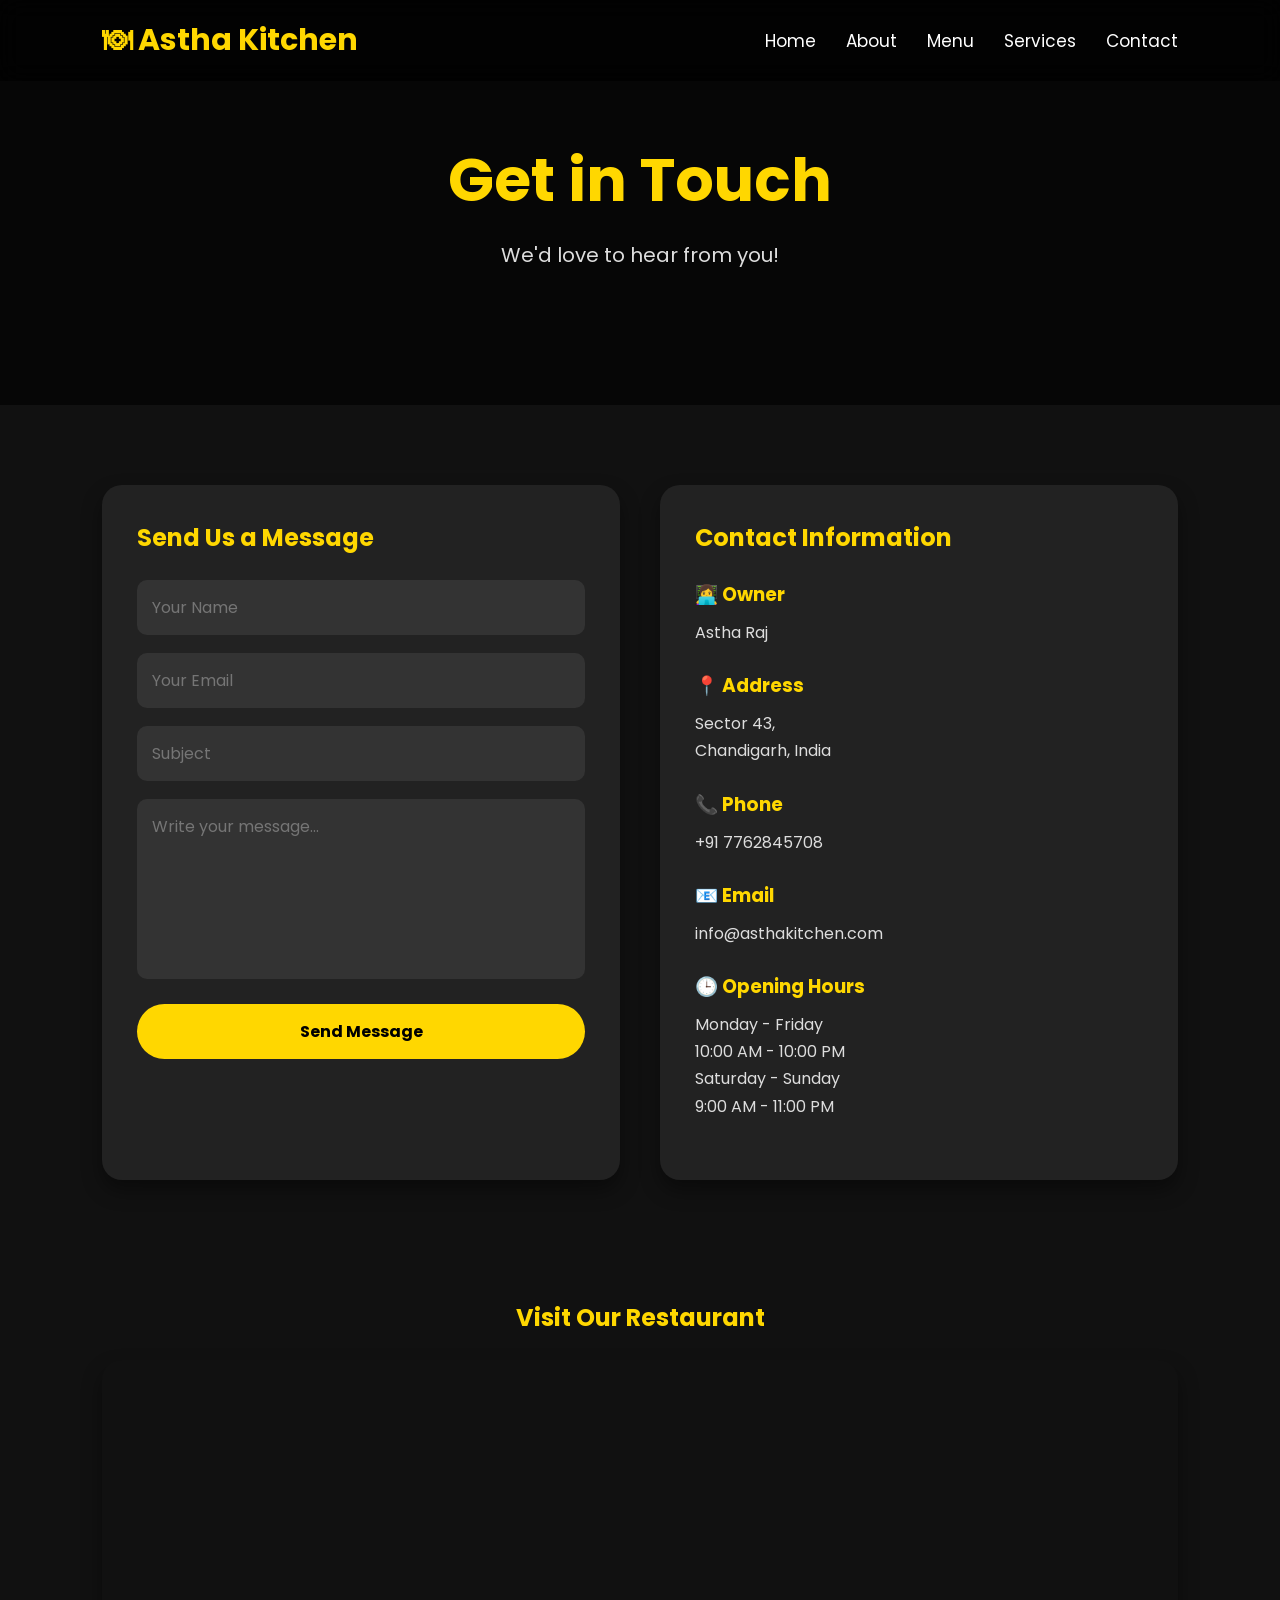
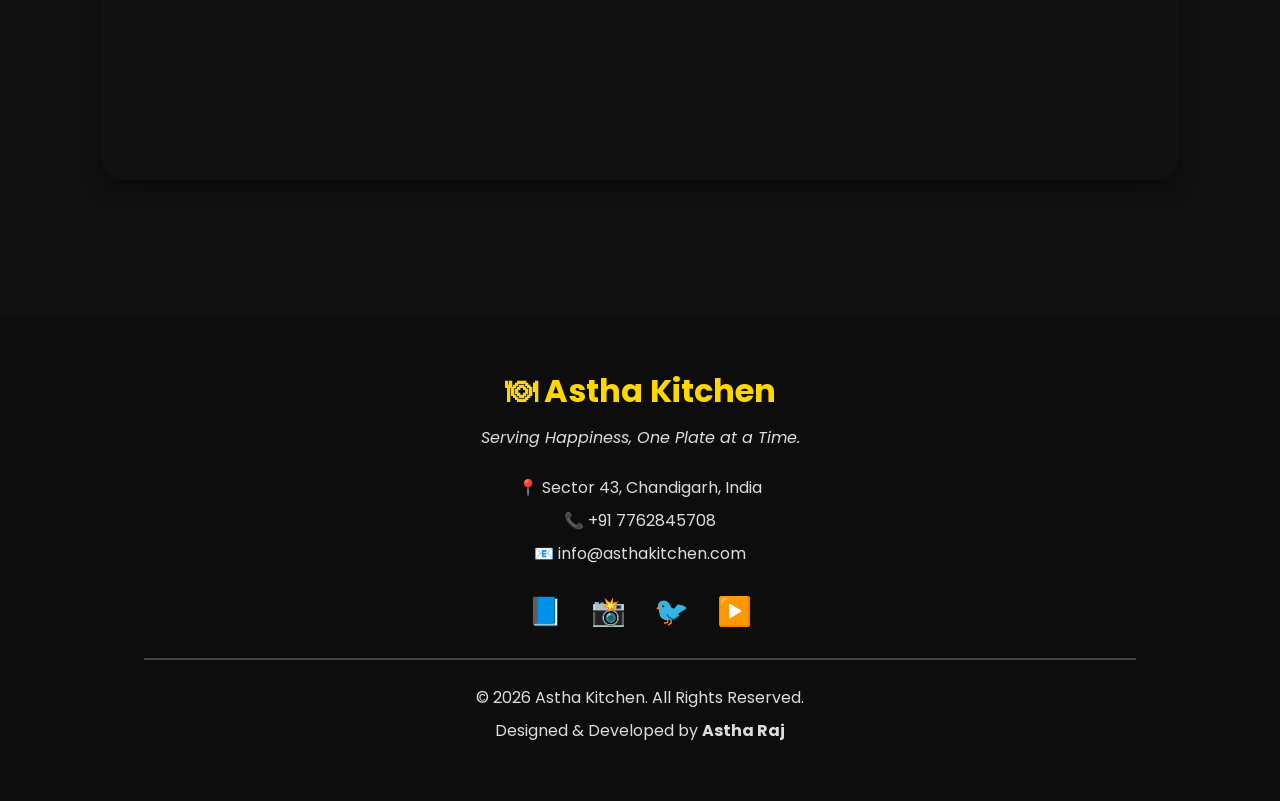
<file: contact.html>
<!DOCTYPE html>
<html lang="en">

<head>

    <meta charset="UTF-8">

    <meta name="viewport" content="width=device-width, initial-scale=1.0">

    <title>Contact | Astha Kitchen</title>

    <link rel="stylesheet" href="css/pages.css">

    <link rel="preconnect" href="https://fonts.googleapis.com">

    <link rel="preconnect" href="https://fonts.gstatic.com" crossorigin>

    <link href="https://fonts.googleapis.com/css2?family=Poppins:wght@300;400;500;600;700&display=swap"
        rel="stylesheet">

    <script src="js/script.js" defer></script>

</head>

<body>

    <!-- Navigation -->

    <header>

        <nav class="navbar">

            <div class="logo">🍽 Astha Kitchen</div>

            <ul class="nav-links">

                <li><a href="index.html">Home</a></li>

                <li><a href="about.html">About</a></li>

                <li><a href="menu.html">Menu</a></li>

                <li><a href="services.html">Services</a></li>

                <li><a href="contact.html" class="active">Contact</a></li>

            </ul>

        </nav>

    </header>

    <!-- Banner -->

    <section class="page-banner">

        <h1>Get in Touch</h1>

        <p>We'd love to hear from you!</p>

    </section>

    <!-- Contact Section -->

    <section class="contact-container">

        <!-- Contact Form -->

        <div class="contact-form">

            <h2>Send Us a Message</h2>

            <form id="contactForm">

                <input type="text" id="name" placeholder="Your Name" required>

                <input type="email" id="email" placeholder="Your Email" required>

                <input type="text" id="subject" placeholder="Subject">

                <textarea id="message" rows="6" placeholder="Write your message..." required></textarea>

                <button type="submit">Send Message</button>

            </form>

        </div>

        <!-- Contact Info -->

        <div class="contact-info">

            <h2>Contact Information</h2>

            <div class="info-box">

                <h3>👩‍💻 Owner</h3>

                <p>Astha Raj</p>

            </div>

            <div class="info-box">

                <h3>📍 Address</h3>

                <p>
                    Sector 43,<br>
                    Chandigarh, India
                </p>

            </div>

            <div class="info-box">

                <h3>📞 Phone</h3>

                <p>+91 7762845708</p>

            </div>

            <div class="info-box">

                <h3>📧 Email</h3>

                <p>info@asthakitchen.com</p>

            </div>

            <div class="info-box">

                <h3>🕒 Opening Hours</h3>

                <p>

                    Monday - Friday<br>
                    10:00 AM - 10:00 PM

                </p>

                <p>

                    Saturday - Sunday<br>
                    9:00 AM - 11:00 PM

                </p>

            </div>

        </div>

    </section>

    <!-- Google Map -->

    <section class="map-section">

        <h2>Visit Our Restaurant</h2>

        <iframe src="https://www.google.com/maps?q=Sector+43+Chandigarh&output=embed" loading="lazy">
        </iframe>

    </section>

    <!-- Footer -->

    <footer>

        <h2>🍽 Astha Kitchen</h2>

        <p><em>Serving Happiness, One Plate at a Time.</em></p>

        <div class="footer-contact">

            <p>📍 Sector 43, Chandigarh, India</p>

            <p>📞 +91 7762845708</p>

            <p>📧 info@asthakitchen.com</p>

        </div>

        <div class="social-icons">

            <a href="#" title="Facebook">📘</a>

            <a href="#" title="Instagram">📸</a>

            <a href="#" title="Twitter">🐦</a>

            <a href="#" title="YouTube">▶️</a>

        </div>

        <hr>

        <p>© <span id="year"></span> Astha Kitchen. All Rights Reserved.</p>

        <p>Designed & Developed by <strong>Astha Raj</strong></p>

    </footer>

</body>

</html>
</file>
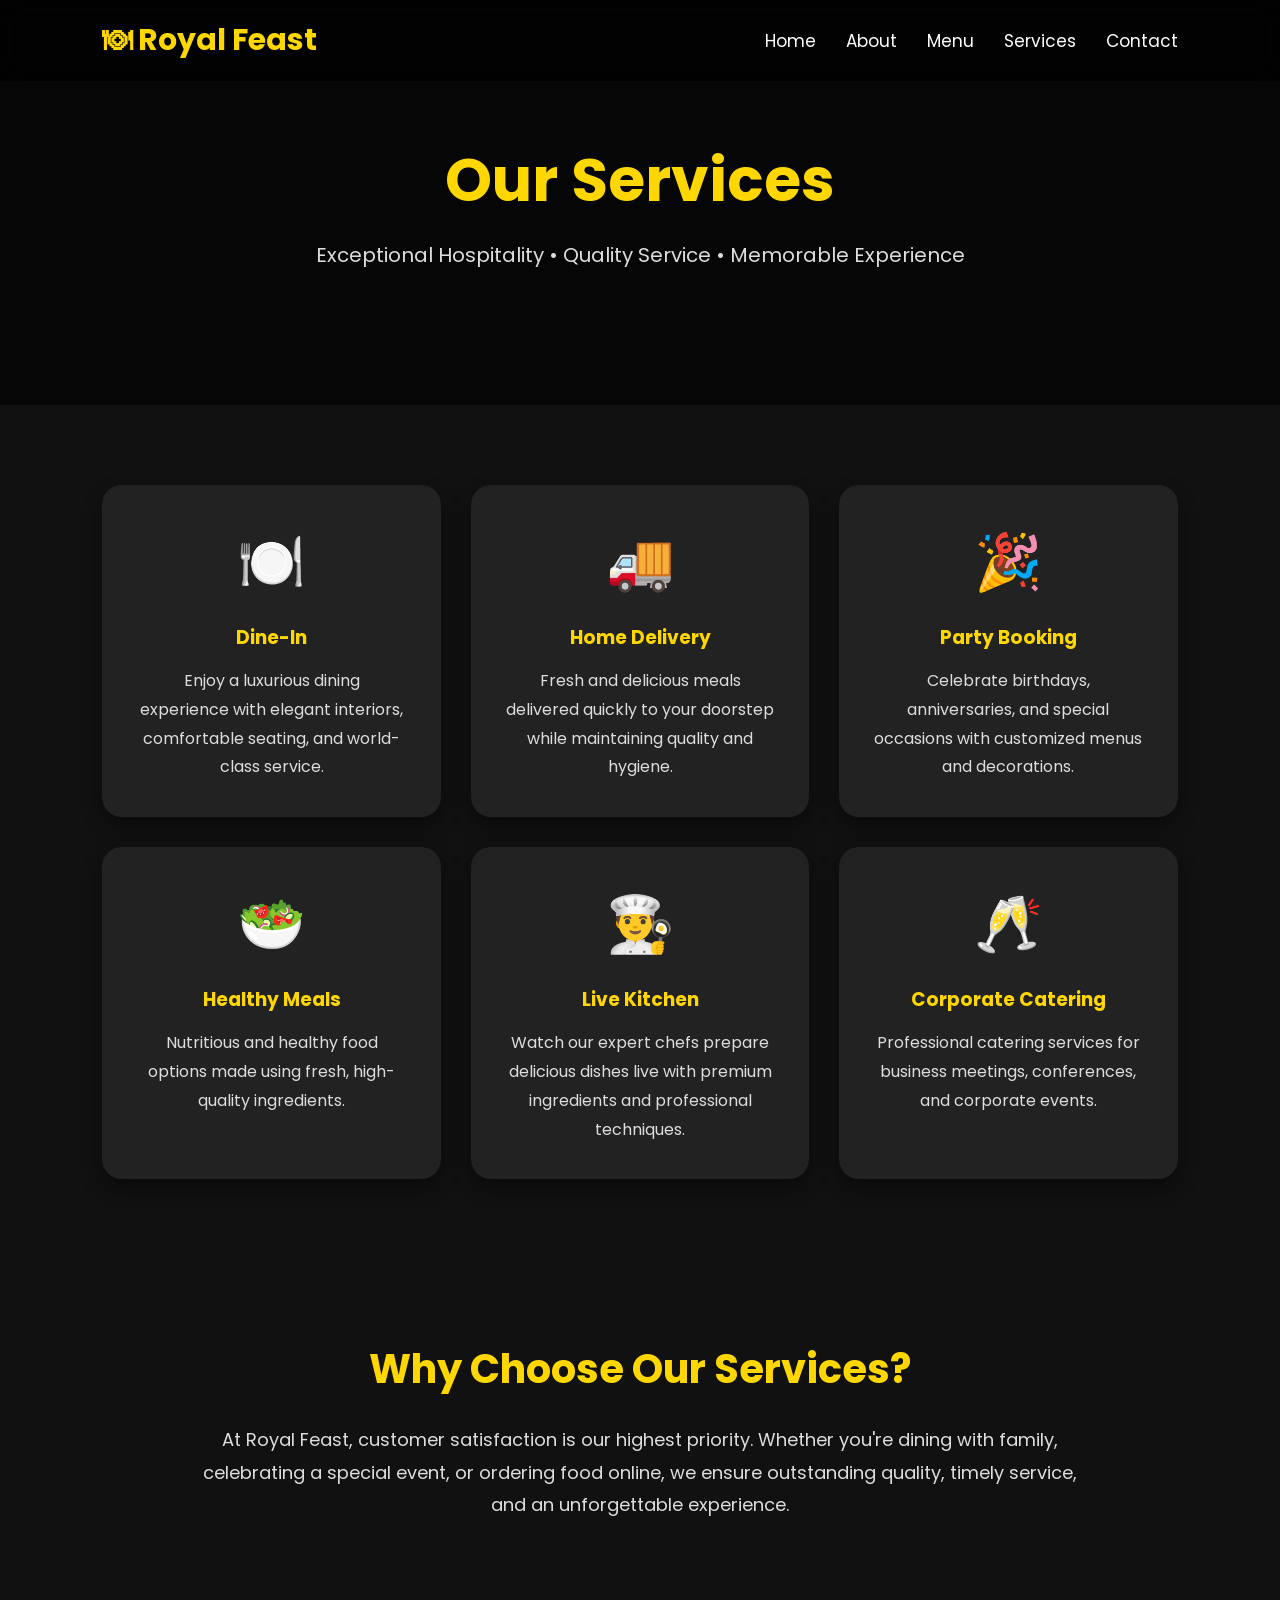
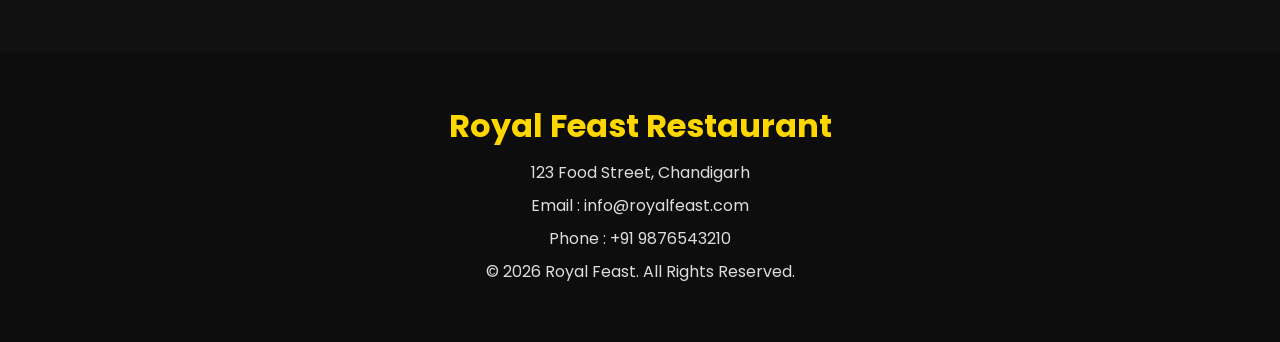
<file: services.html>
<!DOCTYPE html>
<html lang="en">

<head>

    <meta charset="UTF-8">

    <meta name="viewport" content="width=device-width, initial-scale=1.0">

    <title>Services | Royal Feast Restaurant</title>

    <link rel="stylesheet" href="css/pages.css">

    <link rel="preconnect" href="https://fonts.googleapis.com">

    <link rel="preconnect" href="https://fonts.gstatic.com" crossorigin>

    <link href="https://fonts.googleapis.com/css2?family=Poppins:wght@300;400;500;600;700&display=swap" rel="stylesheet">

    <script src="js/script.js" defer></script>

</head>

<body>

    <!-- Navigation -->

    <header>

        <nav class="navbar">

            <div class="logo">🍽 Royal Feast</div>

            <ul class="nav-links">

                <li><a href="index.html">Home</a></li>

                <li><a href="about.html">About</a></li>

                <li><a href="menu.html">Menu</a></li>

                <li><a href="services.html" class="active">Services</a></li>

                <li><a href="contact.html">Contact</a></li>

            </ul>

        </nav>

    </header>

    <!-- Banner -->

    <section class="page-banner">

        <h1>Our Services</h1>

        <p>Exceptional Hospitality • Quality Service • Memorable Experience</p>

    </section>

    <!-- Services -->

    <section class="services-grid">

        <div class="service-card">

            <div class="service-icon">🍽️</div>

            <h3>Dine-In</h3>

            <p>
                Enjoy a luxurious dining experience with elegant interiors,
                comfortable seating, and world-class service.
            </p>

        </div>

        <div class="service-card">

            <div class="service-icon">🚚</div>

            <h3>Home Delivery</h3>

            <p>
                Fresh and delicious meals delivered quickly to your doorstep
                while maintaining quality and hygiene.
            </p>

        </div>

        <div class="service-card">

            <div class="service-icon">🎉</div>

            <h3>Party Booking</h3>

            <p>
                Celebrate birthdays, anniversaries, and special occasions with
                customized menus and decorations.
            </p>

        </div>

        <div class="service-card">

            <div class="service-icon">🥗</div>

            <h3>Healthy Meals</h3>

            <p>
                Nutritious and healthy food options made using fresh,
                high-quality ingredients.
            </p>

        </div>

        <div class="service-card">

            <div class="service-icon">👨‍🍳</div>

            <h3>Live Kitchen</h3>

            <p>
                Watch our expert chefs prepare delicious dishes live with
                premium ingredients and professional techniques.
            </p>

        </div>

        <div class="service-card">

            <div class="service-icon">🥂</div>

            <h3>Corporate Catering</h3>

            <p>
                Professional catering services for business meetings,
                conferences, and corporate events.
            </p>

        </div>

    </section>

    <!-- Why Our Services -->

    <section class="content-section">

        <h2>Why Choose Our Services?</h2>

        <p>

            At Royal Feast, customer satisfaction is our highest priority.
            Whether you're dining with family, celebrating a special event,
            or ordering food online, we ensure outstanding quality,
            timely service, and an unforgettable experience.

        </p>

    </section>

    <!-- Footer -->

    <footer>

        <h2>Royal Feast Restaurant</h2>

        <p>123 Food Street, Chandigarh</p>

        <p>Email : info@royalfeast.com</p>

        <p>Phone : +91 9876543210</p>

        <p>© <span id="year"></span> Royal Feast. All Rights Reserved.</p>

    </footer>

</body>

</html>
</file>
<file: css/pages.css>
/* =========================
   RESET
========================= */

*{
    margin:0;
    padding:0;
    box-sizing:border-box;
    font-family:'Poppins',sans-serif;
    scroll-behavior:smooth;
}

body{
    background:#111;
    color:#fff;
    overflow-x:hidden;
}

/* =========================
   NAVBAR
========================= */

.navbar{
    position:fixed;
    top:0;
    left:0;
    width:100%;
    display:flex;
    justify-content:space-between;
    align-items:center;
    padding:18px 8%;
    background:rgba(0,0,0,.65);
    backdrop-filter:blur(12px);
    z-index:999;
}

.logo{
    font-size:30px;
    font-weight:700;
    color:#FFD700;
}

.nav-links{
    display:flex;
    list-style:none;
    gap:30px;
}

.nav-links a{
    color:white;
    text-decoration:none;
    transition:.3s;
    font-size:17px;
}

.nav-links a:hover,
.active{
    color:#FFD700;
}

/* =========================
   PAGE BANNER
========================= */

.page-banner{

    height:45vh;

    display:flex;
    flex-direction:column;
    justify-content:center;
    align-items:center;

    text-align:center;

    background:
    linear-gradient(rgba(0,0,0,.65),rgba(0,0,0,.65)),
    url("https://images.unsplash.com/photo-1517248135467-4c7edcad34c4?auto=format&fit=crop&w=1600&q=80");

    background-size:cover;
    background-position:center;
}

.page-banner h1{

    font-size:60px;

    color:#FFD700;
}

.page-banner p{

    margin-top:15px;

    font-size:20px;

    color:#ddd;
}

/* =========================
   COMMON SECTION
========================= */

.content-section{

    padding:80px 10%;

    text-align:center;
}

.content-section h2{

    color:#FFD700;

    margin-bottom:25px;

    font-size:40px;
}

.content-section p{

    max-width:900px;

    margin:auto;

    line-height:1.8;

    color:#ddd;

    font-size:18px;
}

/* =========================
   INFO CARDS
========================= */

.cards-section{

    display:flex;

    justify-content:center;

    gap:30px;

    flex-wrap:wrap;

    padding:20px 8% 80px;
}

.info-card{

    background:#222;

    width:330px;

    padding:35px;

    border-radius:20px;

    text-align:center;

    transition:.4s;

    box-shadow:0 10px 20px rgba(0,0,0,.4);
}

.info-card:hover{

    transform:translateY(-10px);

    background:#2d2d2d;
}

.info-card h3{

    color:#FFD700;

    margin-bottom:18px;
}

.info-card p{

    color:#ccc;

    line-height:1.8;
}

/* =========================
   CHEF SECTION
========================= */

.chef-section{

    display:flex;

    align-items:center;

    justify-content:center;

    gap:50px;

    flex-wrap:wrap;

    padding:80px 10%;
}

.chef-section img{

    width:420px;

    border-radius:20px;

    box-shadow:0 10px 25px rgba(0,0,0,.5);
}

.chef-section div{

    max-width:550px;
}

.chef-section h2{

    color:#FFD700;

    margin-bottom:20px;

    font-size:38px;
}

.chef-section p{

    line-height:1.9;

    color:#ddd;
}

/* =========================
   MENU
========================= */

.menu-grid{

    display:grid;

    grid-template-columns:repeat(auto-fit,minmax(280px,1fr));

    gap:30px;

    padding:80px 8%;
}

.menu-card{

    background:#222;

    border-radius:18px;

    overflow:hidden;

    transition:.4s;

    text-align:center;

    box-shadow:0 10px 20px rgba(0,0,0,.5);
}

.menu-card:hover{

    transform:translateY(-8px);
}

.menu-card img{

    width:100%;

    height:220px;

    object-fit:cover;

    transition:.5s;
}

.menu-card:hover img{

    transform:scale(1.08);
}

.menu-card h3{

    margin:20px 0 10px;

    color:#FFD700;
}

.menu-card p{

    padding:0 20px;

    color:#ccc;

    line-height:1.7;
}

.menu-card span{

    display:block;

    margin:18px 0;

    color:#FFD700;

    font-size:24px;

    font-weight:bold;
}

.menu-card button{

    margin-bottom:25px;

    padding:12px 30px;

    border:none;

    border-radius:30px;

    background:#FFD700;

    color:#000;

    cursor:pointer;

    font-weight:600;

    transition:.3s;
}

.menu-card button:hover{

    background:#ff9800;
}
/* ===========================
   SERVICES SECTION
=========================== */

.services-grid{

    display:grid;

    grid-template-columns:repeat(auto-fit,minmax(280px,1fr));

    gap:30px;

    padding:80px 8%;
}

.service-card{

    background:#222;

    padding:35px;

    border-radius:20px;

    text-align:center;

    transition:.4s;

    box-shadow:0 10px 20px rgba(0,0,0,.4);
}

.service-card:hover{

    transform:translateY(-10px);

    background:#2c2c2c;
}

.service-icon{

    font-size:55px;

    margin-bottom:20px;
}

.service-card h3{

    color:#FFD700;

    margin-bottom:15px;
}

.service-card p{

    color:#ddd;

    line-height:1.8;
}

/* ===========================
   CONTACT SECTION
=========================== */

.contact-container{

    display:flex;

    justify-content:center;

    gap:40px;

    flex-wrap:wrap;

    padding:80px 8%;
}

.contact-form,
.contact-info{

    flex:1;

    min-width:320px;

    background:#222;

    padding:35px;

    border-radius:20px;

    box-shadow:0 10px 20px rgba(0,0,0,.4);
}

.contact-form h2,
.contact-info h2{

    color:#FFD700;

    margin-bottom:25px;
}

.contact-form input,
.contact-form textarea{

    width:100%;

    padding:15px;

    margin-bottom:18px;

    border:none;

    border-radius:10px;

    background:#333;

    color:white;

    font-size:16px;

    outline:none;
}

.contact-form textarea{

    resize:none;
}

.contact-form button{

    width:100%;

    padding:15px;

    background:#FFD700;

    color:black;

    border:none;

    border-radius:30px;

    cursor:pointer;

    font-size:16px;

    font-weight:bold;

    transition:.3s;
}

.contact-form button:hover{

    background:#ff9800;
}

.info-box{

    margin-bottom:25px;
}

.info-box h3{

    color:#FFD700;

    margin-bottom:10px;
}

.info-box p{

    color:#ddd;

    line-height:1.7;
}

/* ===========================
   GOOGLE MAP
=========================== */

.map-section{

    padding:40px 8% 80px;

    text-align:center;
}

.map-section h2{

    color:#FFD700;

    margin-bottom:25px;
}

.map-section iframe{

    width:100%;

    height:420px;

    border:none;

    border-radius:20px;

    box-shadow:0 10px 20px rgba(0,0,0,.4);
}

/* ===========================
   FOOTER
=========================== */

footer {
    background: #0d0d0d;
    color: white;
    text-align: center;
    padding: 50px 20px;
    margin-top: 50px;
}

footer h2 {
    color: #FFD700;
    margin-bottom: 10px;
    font-size: 32px;
}

footer p {
    color: #ddd;
    margin: 8px 0;
    font-size: 16px;
}

.footer-contact {
    margin: 25px 0;
}

.social-icons {
    margin: 25px 0;
}

.social-icons a {
    text-decoration: none;
    font-size: 28px;
    margin: 0 12px;
    transition: 0.3s;
}

.social-icons a:hover {
    transform: scale(1.2);
}

footer hr {
    width: 80%;
    margin: 25px auto;
    border: 1px solid #444;
}

/* ===========================
   RESPONSIVE DESIGN
=========================== */

@media(max-width:992px){

.navbar{

flex-direction:column;

padding:20px;

}

.nav-links{

margin-top:15px;

flex-wrap:wrap;

justify-content:center;

gap:18px;

}

.page-banner h1{

font-size:45px;

}

.page-banner p{

font-size:18px;

}

.chef-section{

text-align:center;

}

.chef-section img{

width:100%;

max-width:420px;

}

}

@media(max-width:768px){

.content-section{

padding:60px 8%;

}

.cards-section{

padding:20px 5% 60px;

}

.menu-grid{

padding:60px 5%;

}

.services-grid{

padding:60px 5%;

}

.contact-container{

padding:60px 5%;

}

.map-section{

padding:40px 5% 60px;

}

.page-banner h1{

font-size:36px;

}

.page-banner p{

font-size:16px;

}

.logo{

font-size:26px;

}

.nav-links a{

font-size:15px;

}

.menu-card,
.info-card,
.service-card{

width:100%;

}

}

@media(max-width:480px){

.page-banner{

height:38vh;

}

.page-banner h1{

font-size:30px;

}

.content-section h2,
.chef-section h2{

font-size:30px;

}

.contact-form,
.contact-info{

padding:25px;

}

.contact-form input,
.contact-form textarea{

font-size:15px;

}

.contact-form button{

font-size:15px;

}

footer{

padding:30px 15px;

}

}
</file>
